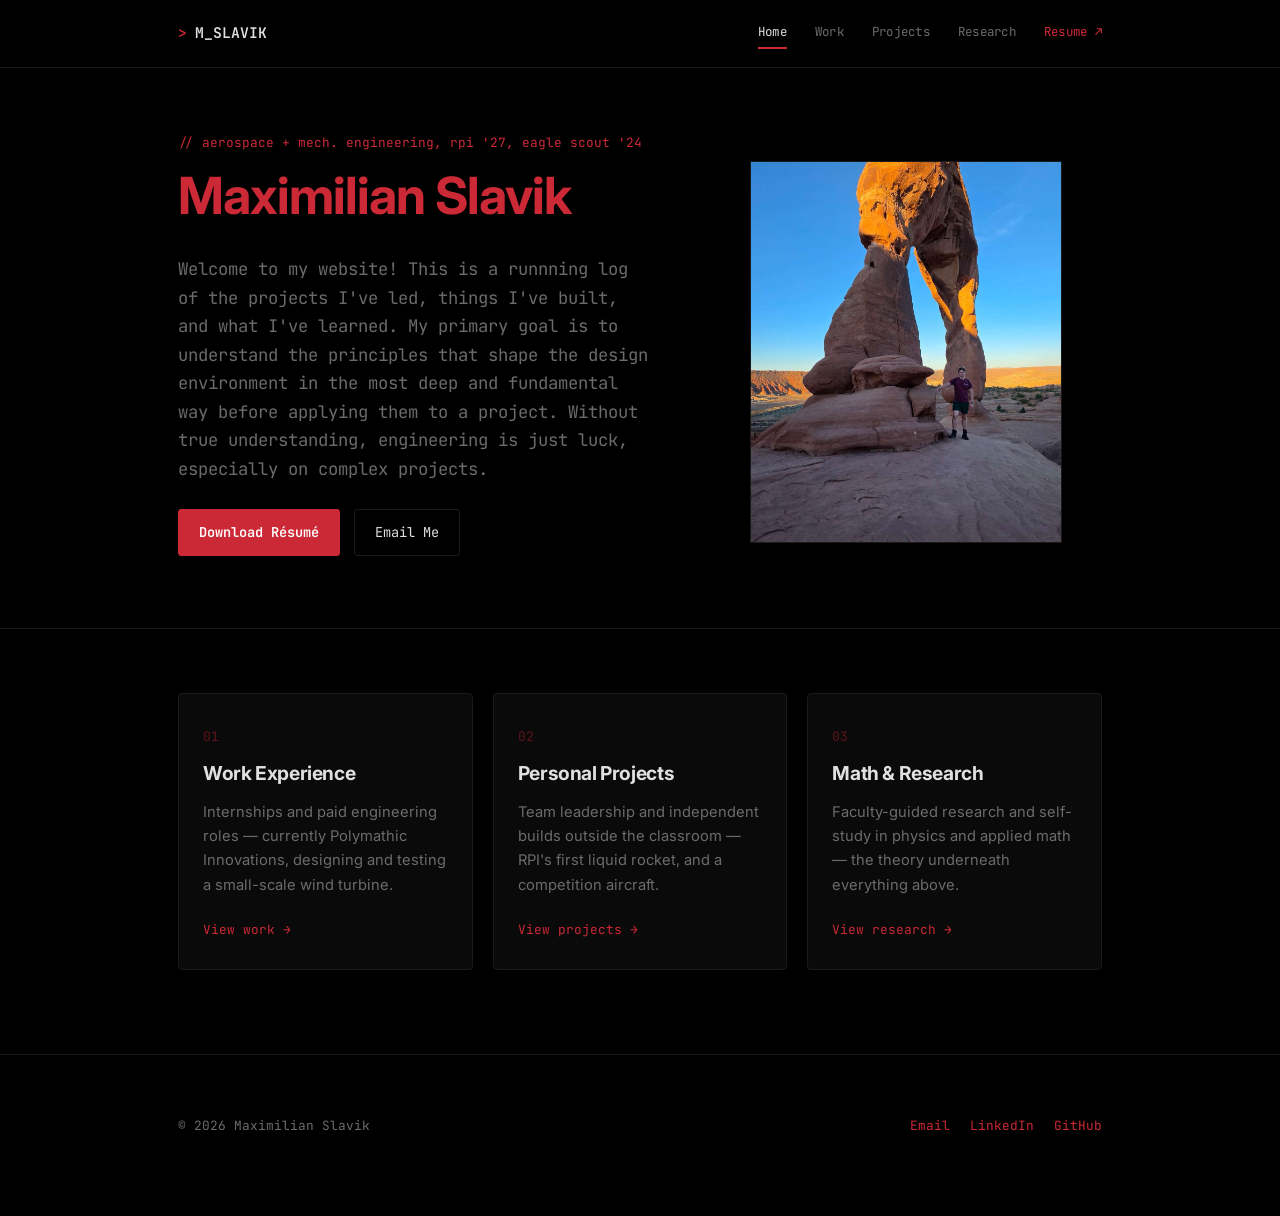
<file: index.html>
<!DOCTYPE html>
<html lang="en">
<head>
<meta charset="UTF-8">
<meta name="viewport" content="width=device-width, initial-scale=1.0">
<title>Maximilian Slavik — Engineering Portfolio</title>
<link rel="stylesheet" href="styles.css?v=5">
</head>
<body>

<header class="site-nav">
  <div class="wrap">
    <div class="brand"><span class="dot">&gt;</span> M_SLAVIK</div>
    <nav class="links">
      <a href="index.html" class="active">Home</a>
      <a href="work-experience.html">Work</a>
      <a href="personal-projects.html">Projects</a>
      <a href="math-research.html">Research</a>
      <a href="resume.pdf" class="resume" target="_blank">Resume ↗</a>
    </nav>
  </div>
</header>

<section class="hero">
  <div class="wrap hero-grid">
    <div
      <span class="kicker">// aerospace + mech. engineering, rpi '27, eagle scout '24</span>
      <h1>Maximilian Slavik</h1>
      <p class="lede">Welcome to my website! This is a runnning log of the projects I've led, things I've built, and what I've learned. My primary goal is to understand the principles that shape the design environment in the most deep and fundamental way before applying them to a project. Without true understanding, engineering is just luck, especially on complex projects.</p>
      <div class="btn-row">
        <a class="btn primary" href="resume.pdf" target="_blank">Download Résumé</a>
        <a class="btn" href="mailto:maximilian.a.slavik@gmail.com">Email Me</a>
      </div>
    </div>
    <div class="photo-strip">
      <figure class="figure">
        <img src="images/moab.jpg" alt="moab utah arches natl park">
      </figure>
    </div>
  </div>
</section>

<section class="wrap">
  <div class="cat-grid">
    <div class="cat-card">
      <span class="num mono">01</span>
      <h3>Work Experience</h3>
      <p>Internships and paid engineering roles — currently Polymathic Innovations, designing and testing a small-scale wind turbine.</p>
      <a class="enter" href="work-experience.html">View work →</a>
    </div>
    <div class="cat-card">
      <span class="num mono">02</span>
      <h3>Personal Projects</h3>
      <p>Team leadership and independent builds outside the classroom — RPI's first liquid rocket, and a competition aircraft.</p>
      <a class="enter" href="personal-projects.html">View projects →</a>
    </div>
    <div class="cat-card">
      <span class="num mono">03</span>
      <h3>Math &amp; Research</h3>
      <p>Faculty-guided research and self-study in physics and applied math — the theory underneath everything above.</p>
      <a class="enter" href="math-research.html">View research →</a>
    </div>
  </div>
</section>

<footer>
  <div class="wrap">
    <span class="mono">© 2026 Maximilian Slavik</span>
    <div class="contact-row">
      <a href="mailto:maximilian.a.slavik@gmail.com">Email</a>
      <a href="https://www.linkedin.com/in/maximilian-slavik-3818302a9" target="_blank" rel="noopener">LinkedIn</a>
      <a href="https://github.com/maxaslavik" target="_blank" rel="noopener">GitHub</a>
    </div>
  </div>
</footer>

<script src="contact.js" defer></script>
</body>
</html>
</file>
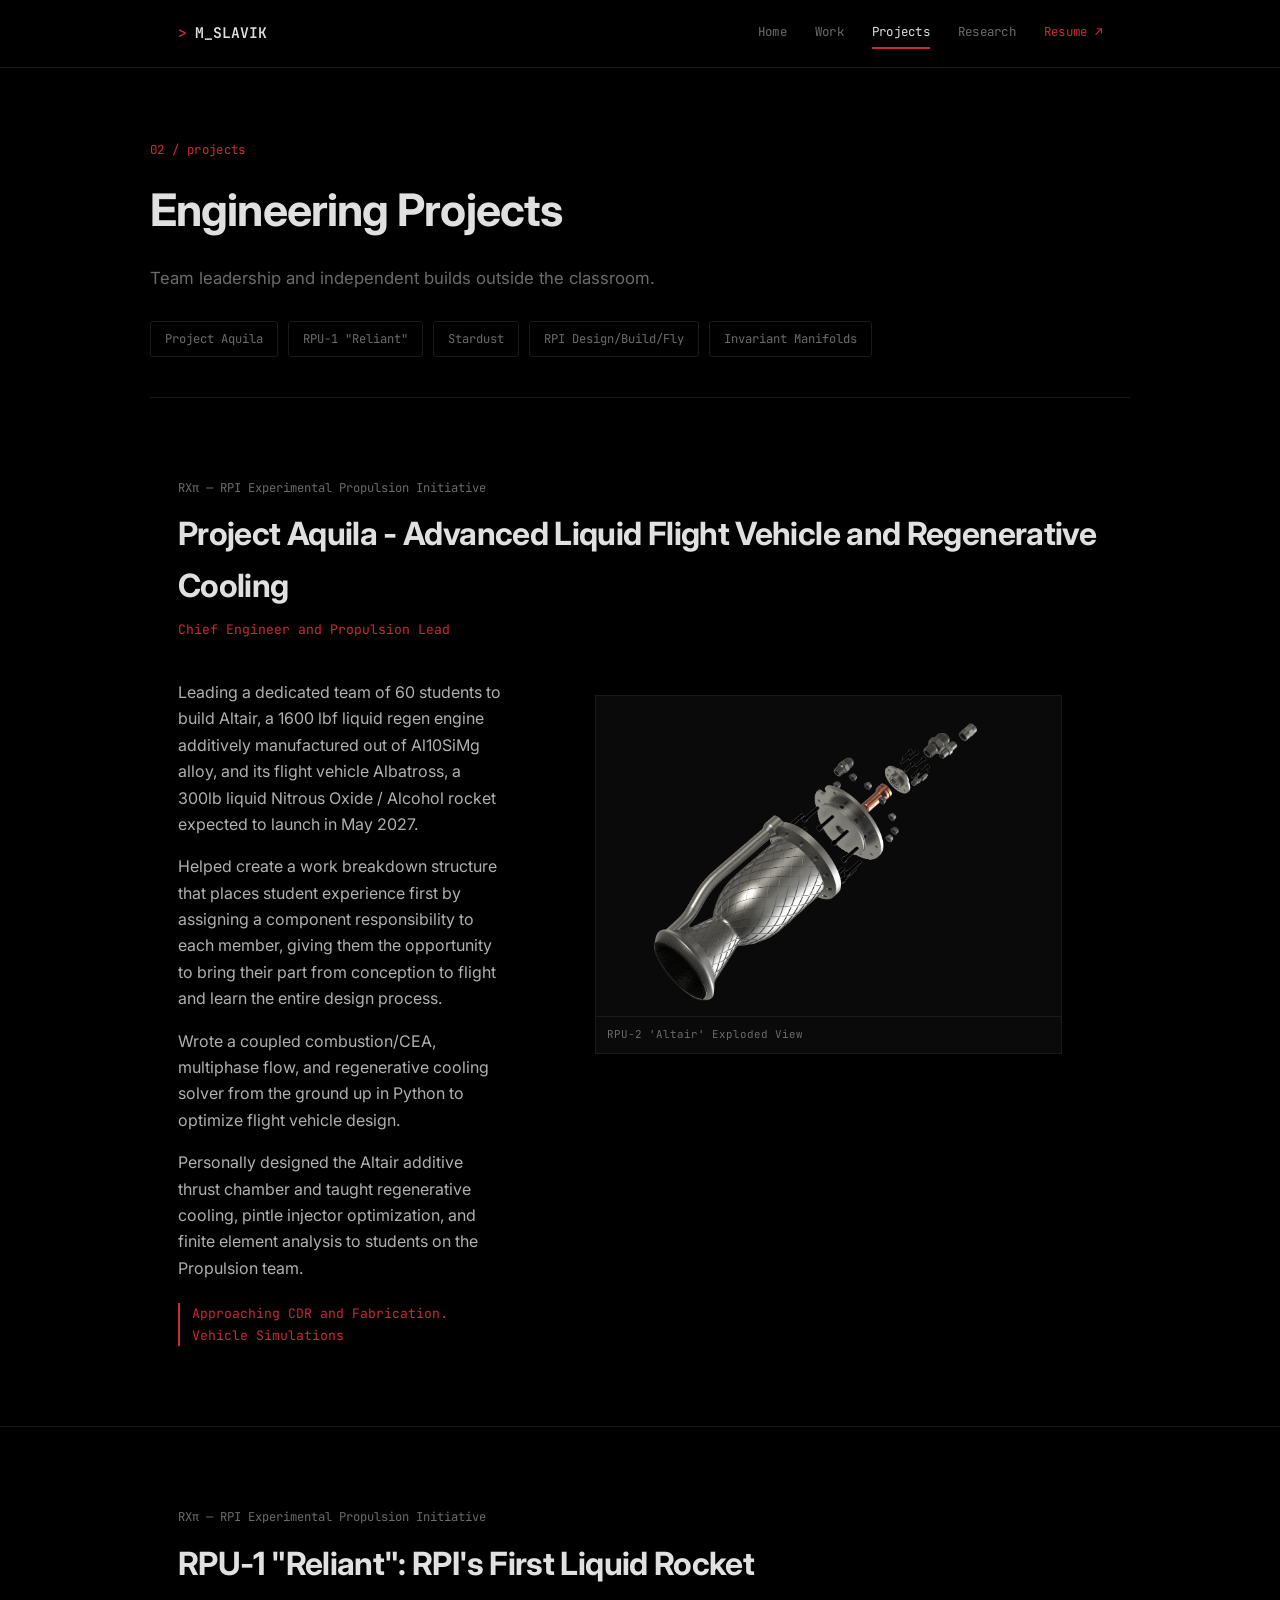
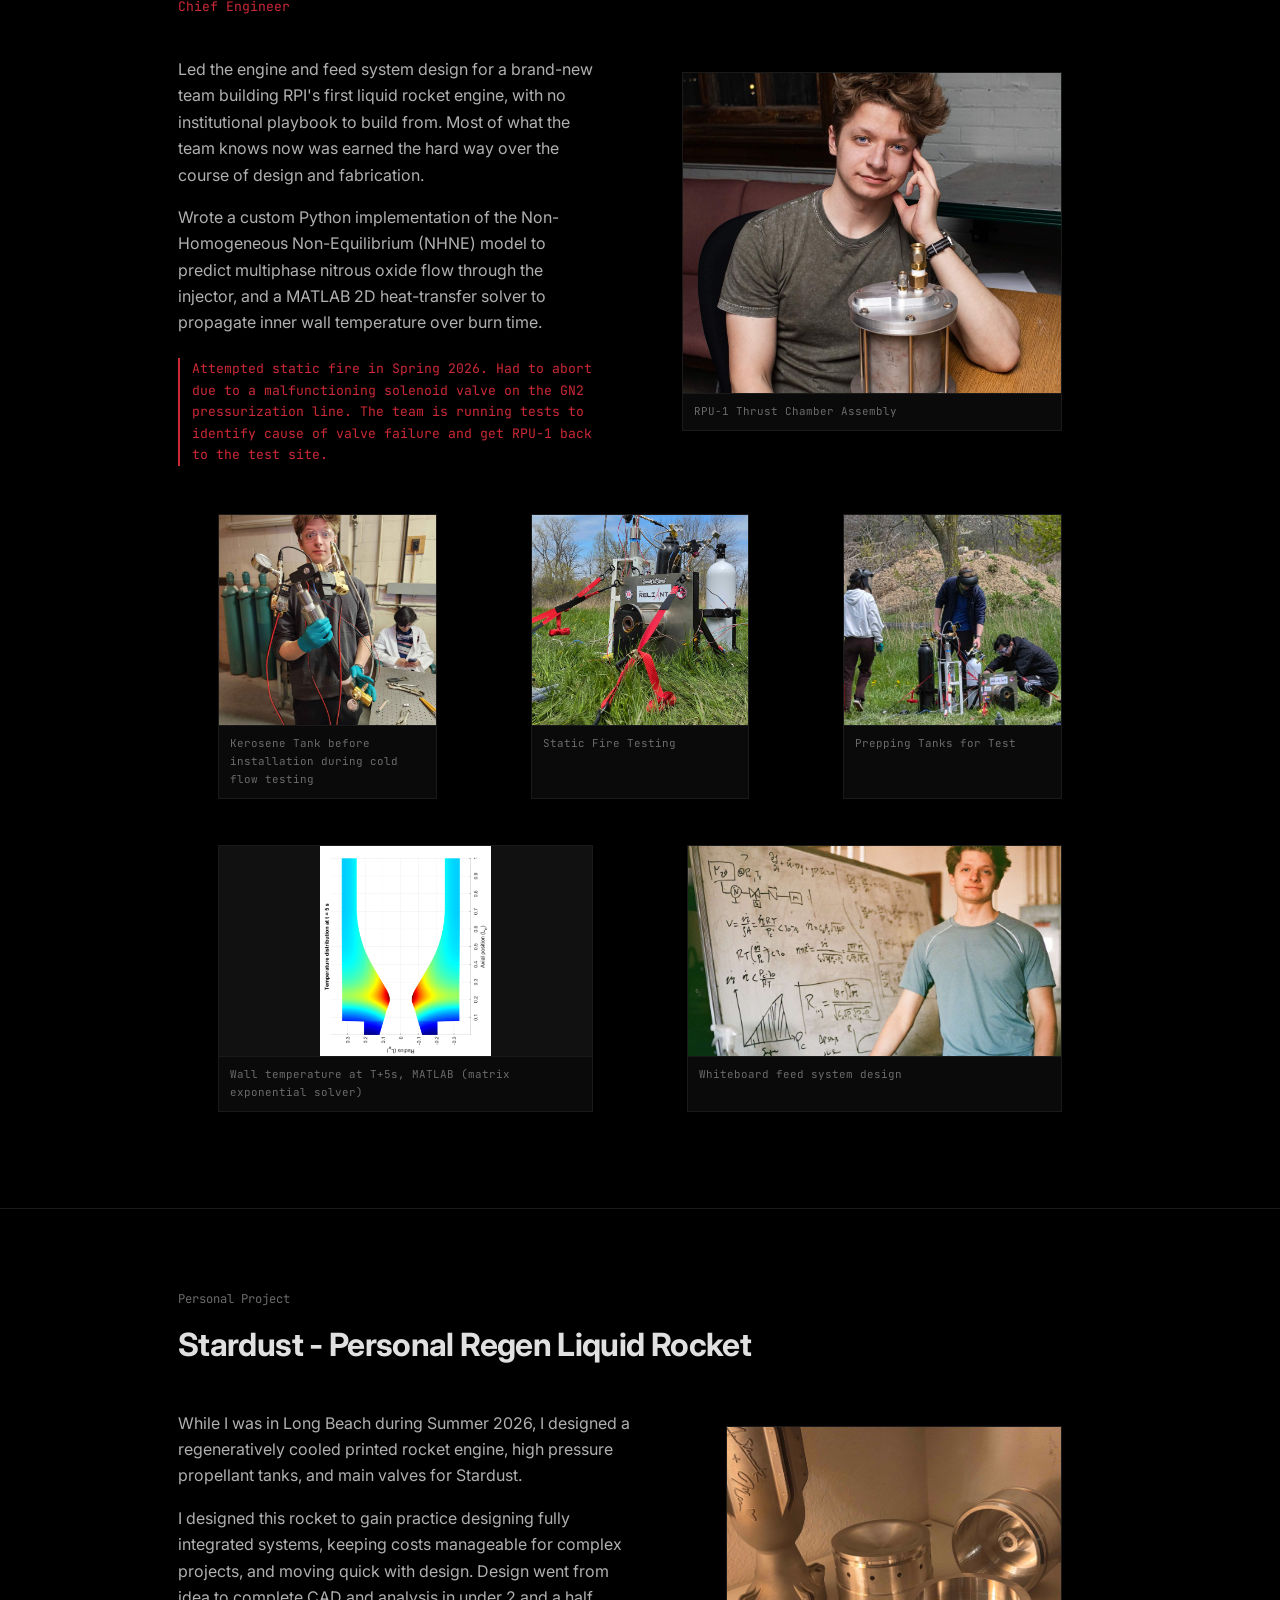
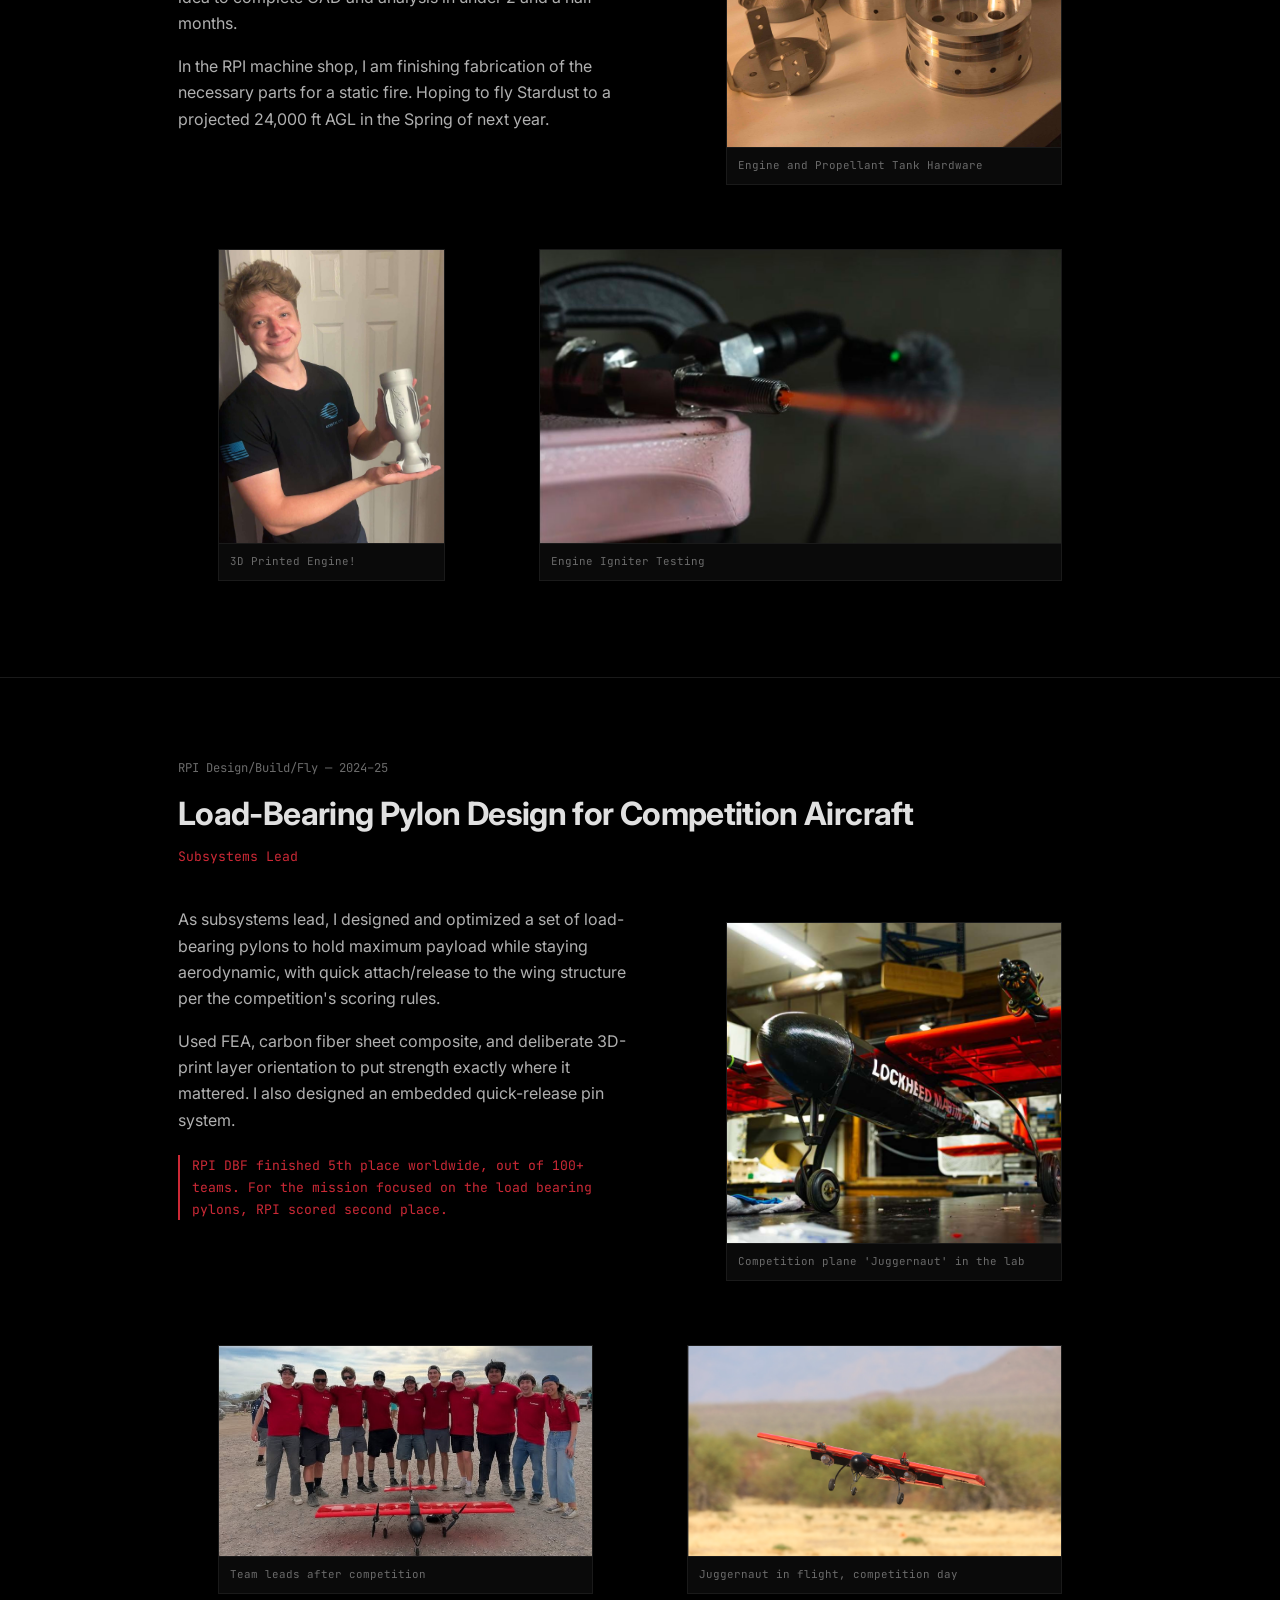
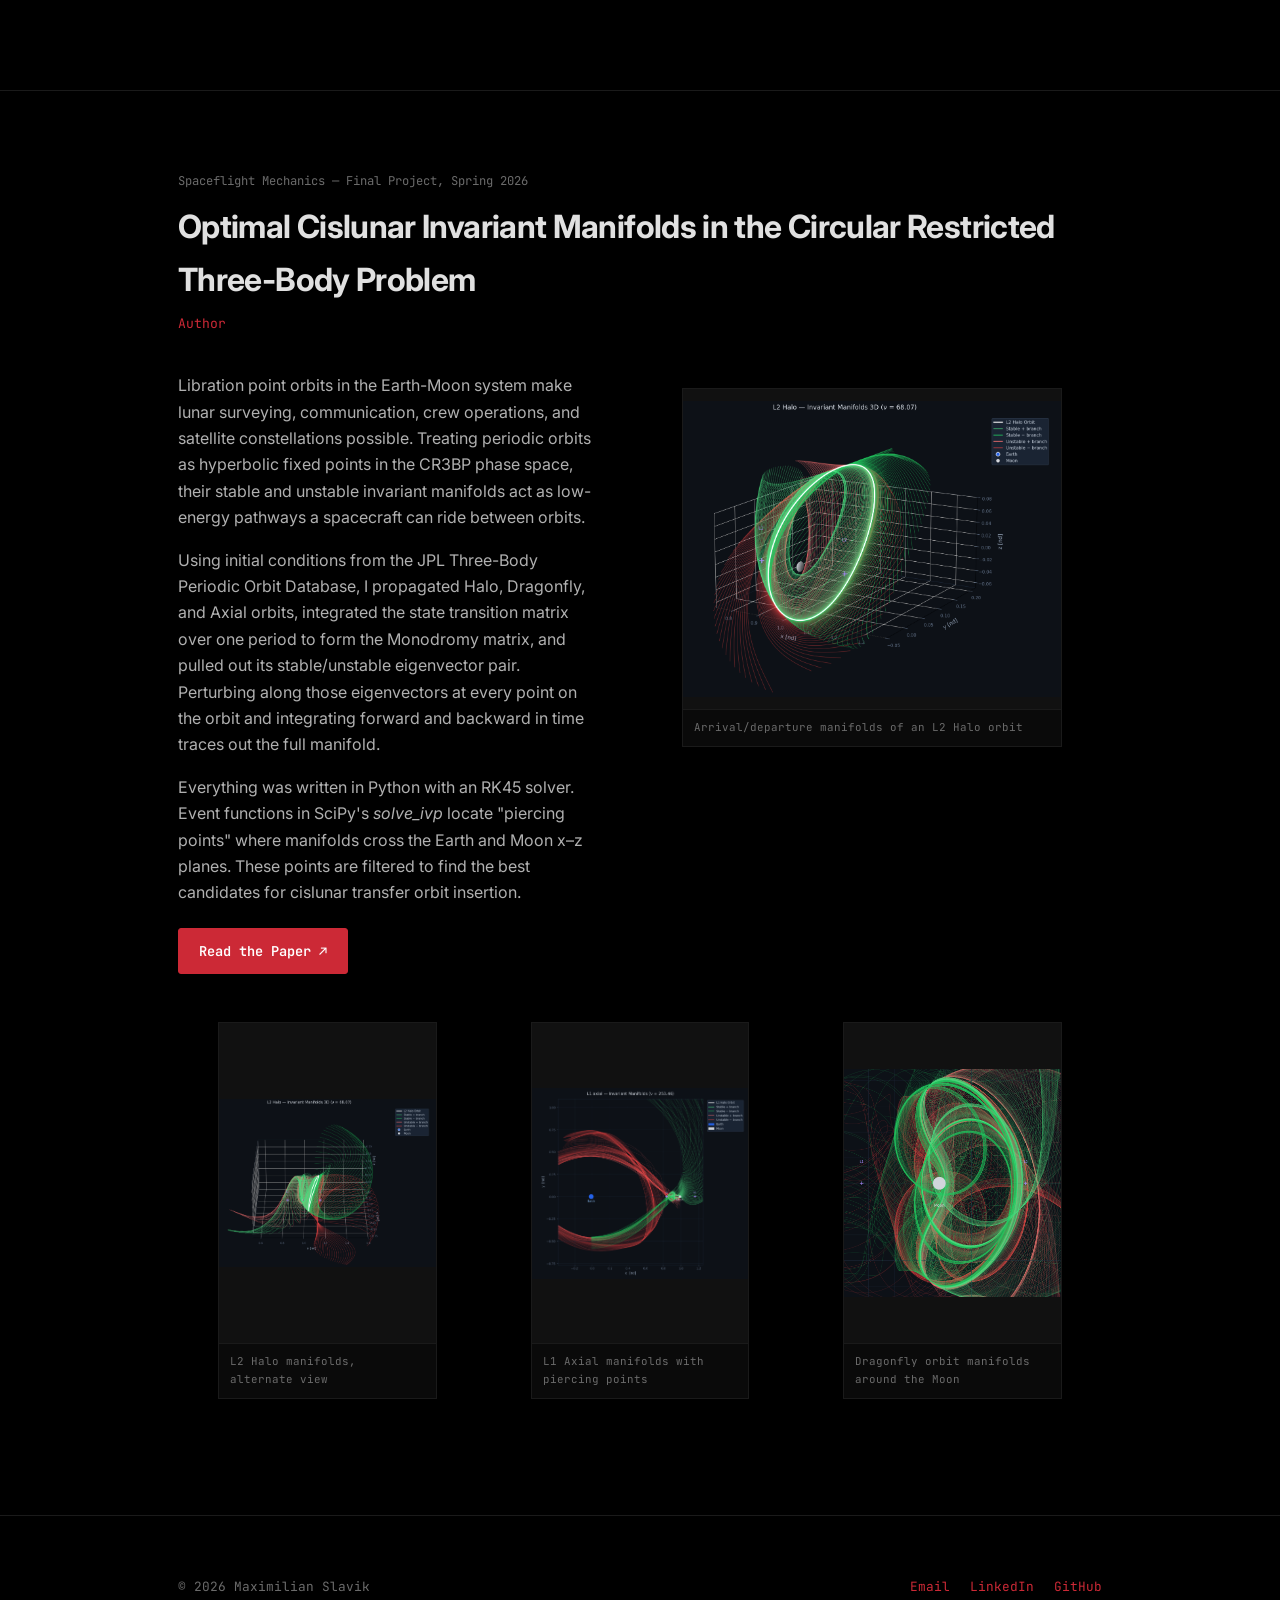
<file: personal-projects.html>
<!DOCTYPE html>
<html lang="en">
<head>
<meta charset="UTF-8">
<meta name="viewport" content="width=device-width, initial-scale=1.0">
<title>Personal Projects — Maximilian Slavik</title>
<link rel="stylesheet" href="styles.css?v=5">
</head>
<body>

<header class="site-nav">
  <div class="wrap">
    <div class="brand"><span class="dot">&gt;</span> M_SLAVIK</div>
    <nav class="links">
      <a href="index.html">Home</a>
      <a href="work-experience.html">Work</a>
      <a href="personal-projects.html" class="active">Projects</a>
      <a href="math-research.html">Research</a>
      <a href="resume.pdf" class="resume" target="_blank">Resume ↗</a>
    </nav>
  </div>
</header>

<div class="page-head wrap">
  <span class="kicker mono">02 / projects</span>
  <h1>Engineering Projects</h1>
  <p class="lede">Team leadership and independent builds outside the classroom.</p>
  <div class="jumplist">
    <a href='#rpu2'>Project Aquila</a>
    <a href="#rpu1">RPU-1 "Reliant"</a>
    <a href="#stardust">Stardust</a>
    <a href="#dbf">RPI Design/Build/Fly</a>
    <a href="#manifolds">Invariant Manifolds</a>
  </div>
</div>

<section class="project" id="rpu2">
  <div class="wrap">
    <div class="project-head">
      <span class="tag">RXπ — RPI Experimental Propulsion Initiative</span>
      <h2>Project Aquila - Advanced Liquid Flight Vehicle and Regenerative Cooling</h2>
      <div class="role">Chief Engineer and Propulsion Lead</div>
    </div>

    <div class="split wide-figure">
      <div class="project-body">
        <p>Leading a dedicated team of 60 students to build Altair, a 1600 lbf liquid regen engine additively manufactured out of Al10SiMg alloy, and its flight vehicle Albatross, a 300lb liquid Nitrous Oxide / Alcohol rocket expected to launch in May 2027. </p>
        <p>Helped create a work breakdown structure that places student experience first by assigning a component responsibility to each member, giving them the opportunity to bring their part from conception to flight and learn the entire design process.</p>
        <p>Wrote a coupled combustion/CEA, multiphase flow, and regenerative cooling solver from the ground up in Python to optimize flight vehicle design.</p>
        <p>Personally designed the Altair additive thrust chamber and taught regenerative cooling, pintle injector optimization, and finite element analysis to students on the Propulsion team.</p>
        <div class="stat-line">Approaching CDR and Fabrication. Vehicle Simulations</div>
      </div>
      <figure class="figure tall">
        <img src="images/altair-exploded.png" alt="Rpu2 exploded view">
        <figcaption>RPU-2 'Altair' Exploded View</figcaption>
      </figure>
    </div>


  </div>
</section>

<section class="project" id="rpu1">
  <div class="wrap">
    <div class="project-head">
      <span class="tag">RXπ — RPI Experimental Propulsion Initiative</span>
      <h2>RPU-1 "Reliant": RPI's First Liquid Rocket</h2>
      <div class="role">Chief Engineer</div>
    </div>

    <div class="split">
      <div class="project-body">
        <p>Led the engine and feed system design for a brand-new team building RPI's first liquid rocket engine, with no institutional playbook to build from. Most of what the team knows now was earned the hard way over the course of design and fabrication.</p>
        <p>Wrote a custom Python implementation of the Non-Homogeneous Non-Equilibrium (NHNE) model to predict multiphase nitrous oxide flow through the injector, and a MATLAB 2D heat-transfer solver to propagate inner wall temperature over burn time.</p>
        <div class="stat-line">Attempted static fire in Spring 2026. Had to abort due to a malfunctioning solenoid valve on the GN2 pressurization line. The team is running tests to identify cause of valve failure and get RPU-1 back to the test site.</div>
      </div>
      <figure class="figure tall">
        <img src="images/RPU1-portrait1.jpg" alt="rpu1 lab pic">
        <figcaption>RPU-1 Thrust Chamber Assembly</figcaption>
      </figure>
    </div>

    <div class="figure-grid cols-3">
      <figure class="figure">
        <img src="images/RPU1-portrait2.jpg" alt="Kerosene Tank before Cold Flow Test">
        <figcaption>Kerosene Tank before installation during cold flow testing</figcaption>
      </figure>
      <figure class="figure">
        <img src="images/RPU1-stance.jpg" alt="Static Fire Testing">
        <figcaption>Static Fire Testing</figcaption>
      </figure>
      <figure class="figure">
        <img src="images/RPU1-setup.png" alt="Prepping Tanks for Test">
        <figcaption>Prepping Tanks for Test</figcaption>
      </figure>
    </div>
    <div class="figure-grid cols-2" style="margin-top:14px;">
      <figure class="figure contain">
        <img src="images/rpu1-temp.png" alt="Nozzle wall temperature surface plot">
        <figcaption>Wall temperature at T+5s, MATLAB (matrix exponential solver)</figcaption>
      </figure>
      <figure class="figure">
        <img src="images/RPU1-whiteboard.png" alt="Whiteboard feed system design">
        <figcaption>Whiteboard feed system design</figcaption>
      </figure>
    </div>
  </div>
</section>


<section class="project" id="stardust">
  <div class="wrap">
    <div class="project-head">
      <span class="tag">Personal Project</span>
      <h2>Stardust - Personal Regen Liquid Rocket</h2>
    </div>

    <div class="split reverse">
      <div class="figure-col">
        <figure class="figure tall">
          <img src="images/stardust-hardware.jpg" alt="Stardust engine and propellant tank hardware">
          <figcaption>Engine and Propellant Tank Hardware</figcaption>
        </figure>
      </div>
      <div class="project-body">
        <p>While I was in Long Beach during Summer 2026, I designed a regeneratively cooled printed rocket engine, high pressure propellant tanks, and main valves for Stardust.</p>
        <p>I designed this rocket to gain practice designing fully integrated systems, keeping costs manageable for complex projects, and moving quick with design. Design went from idea to complete CAD and analysis in under 2 and a half months.</p>
        <p>In the RPI machine shop, I am finishing fabrication of the necessary parts for a static fire. Hoping to fly Stardust to a projected 24,000 ft AGL in the Spring of next year.</p>
      </div>
    </div>

    <div class="figure-row">
      <figure class="figure" style="--ar:0.768">
        <img src="images/stardust-portrait.jpg" alt="3D printed engine arrives">
        <figcaption>3D Printed Engine!</figcaption>
      </figure>
      <figure class="figure" style="--ar:1.778">
        <img src="images/stardust-igniter.jpg" alt="Igniter test">
        <figcaption>Engine Igniter Testing</figcaption>
      </figure>
    </div>
  </div>
</section>

<section class="project" id="dbf">
  <div class="wrap">
    <div class="project-head">
      <span class="tag">RPI Design/Build/Fly — 2024–25</span>
      <h2>Load-Bearing Pylon Design for Competition Aircraft</h2>
      <div class="role">Subsystems Lead</div>
    </div>

    <div class="split reverse">
      <div class="figure-col">
        <figure class="figure tall">
          <img src="images/juggernaut-lab.jpg" alt="Competition aircraft in the lab">
          <figcaption>Competition plane 'Juggernaut' in the lab</figcaption>
        </figure>
      </div>
      <div class="project-body">
        <p>As subsystems lead, I designed and optimized a set of load-bearing pylons to hold maximum payload while staying aerodynamic, with quick attach/release to the wing structure per the competition's scoring rules.</p>
        <p>Used FEA, carbon fiber sheet composite, and deliberate 3D-print layer orientation to put strength exactly where it mattered. I also designed an embedded quick-release pin system.</p>
        <div class="stat-line">RPI DBF finished 5th place worldwide, out of 100+ teams. For the mission focused on the load bearing pylons, RPI scored second place.</div>
      </div>
    </div>

    <div class="figure-grid cols-2">
      <figure class="figure">
        <img src="images/dbf-team.png" alt="FEA stress distribution on the pylon">
        <figcaption>Team leads after competition</figcaption>
      </figure>
      <figure class="figure">
        <img src="images/juggernaut-flight.png" alt="Aircraft in flight during competition">
        <figcaption>Juggernaut in flight, competition day</figcaption>
      </figure>
    </div>
  </div>
</section>

<section class="project" id="manifolds">
  <div class="wrap">
    <div class="project-head">
      <span class="tag">Spaceflight Mechanics — Final Project, Spring 2026</span>
      <h2>Optimal Cislunar Invariant Manifolds in the Circular Restricted Three-Body Problem</h2>
      <div class="role">Author</div>
    </div>

    <div class="split">
      <div class="project-body">
        <p>Libration point orbits in the Earth-Moon system make lunar surveying, communication, crew operations, and satellite constellations possible. Treating periodic orbits as hyperbolic fixed points in the CR3BP phase space, their stable and unstable invariant manifolds act as low-energy pathways a spacecraft can ride between orbits.</p>
        <p>Using initial conditions from the JPL Three-Body Periodic Orbit Database, I propagated Halo, Dragonfly, and Axial orbits, integrated the state transition matrix over one period to form the Monodromy matrix, and pulled out its stable/unstable eigenvector pair. Perturbing along those eigenvectors at every point on the orbit and integrating forward and backward in time traces out the full manifold.</p>
        <p>Everything was written in Python with an RK45 solver. Event functions in SciPy's <em>solve_ivp</em> locate "piercing points" where manifolds cross the Earth and Moon x–z planes. These points are filtered to find the best candidates for cislunar transfer orbit insertion.</p>
        <div class="btn-row" style="margin-top:22px;">
          <a class="btn primary" href="Examining_Low_Energy_Cislunar_Invariant_Manifolds_in_the_Circular_Restricted_Three_Body_Problem.pdf" target="_blank" rel="noopener">Read the Paper ↗</a>
        </div>
      </div>
      <figure class="figure tall contain">
        <img src="images/3D_Halo_L2_02.jpg" alt="Stable and unstable invariant manifolds of an L2 Halo orbit in 3D">
        <figcaption>Arrival/departure manifolds of an L2 Halo orbit</figcaption>
      </figure>
    </div>

    <div class="figure-grid cols-3">
      <figure class="figure tall contain">
        <img src="images/3dHaloL2_01.png" alt="L2 Halo orbit invariant manifolds, alternate view">
        <figcaption>L2 Halo manifolds, alternate view</figcaption>
      </figure>
      <figure class="figure tall contain">
        <img src="images/2D_Axial_Piercing_USE.png" alt="L1 Axial orbit manifolds with piercing points, 2D projection">
        <figcaption>L1 Axial manifolds with piercing points</figcaption>
      </figure>
      <figure class="figure tall contain">
        <img src="images/2D_Dragonfly_02_zoom_USE.png" alt="Dragonfly orbit manifolds around the Moon, zoomed 2D projection">
        <figcaption>Dragonfly orbit manifolds around the Moon</figcaption>
      </figure>
    </div>
  </div>
</section>

<footer>
  <div class="wrap">
    <span class="mono">© 2026 Maximilian Slavik</span>
    <div class="contact-row">
      <a href="mailto:maximilian.a.slavik@gmail.com">Email</a>
      <a href="https://www.linkedin.com/in/maximilian-slavik-3818302a9" target="_blank" rel="noopener">LinkedIn</a>
      <a href="https://github.com/maxaslavik" target="_blank" rel="noopener">GitHub</a>
    </div>
  </div>
</footer>

<script src="contact.js" defer></script>
</body>
</html>
</file>
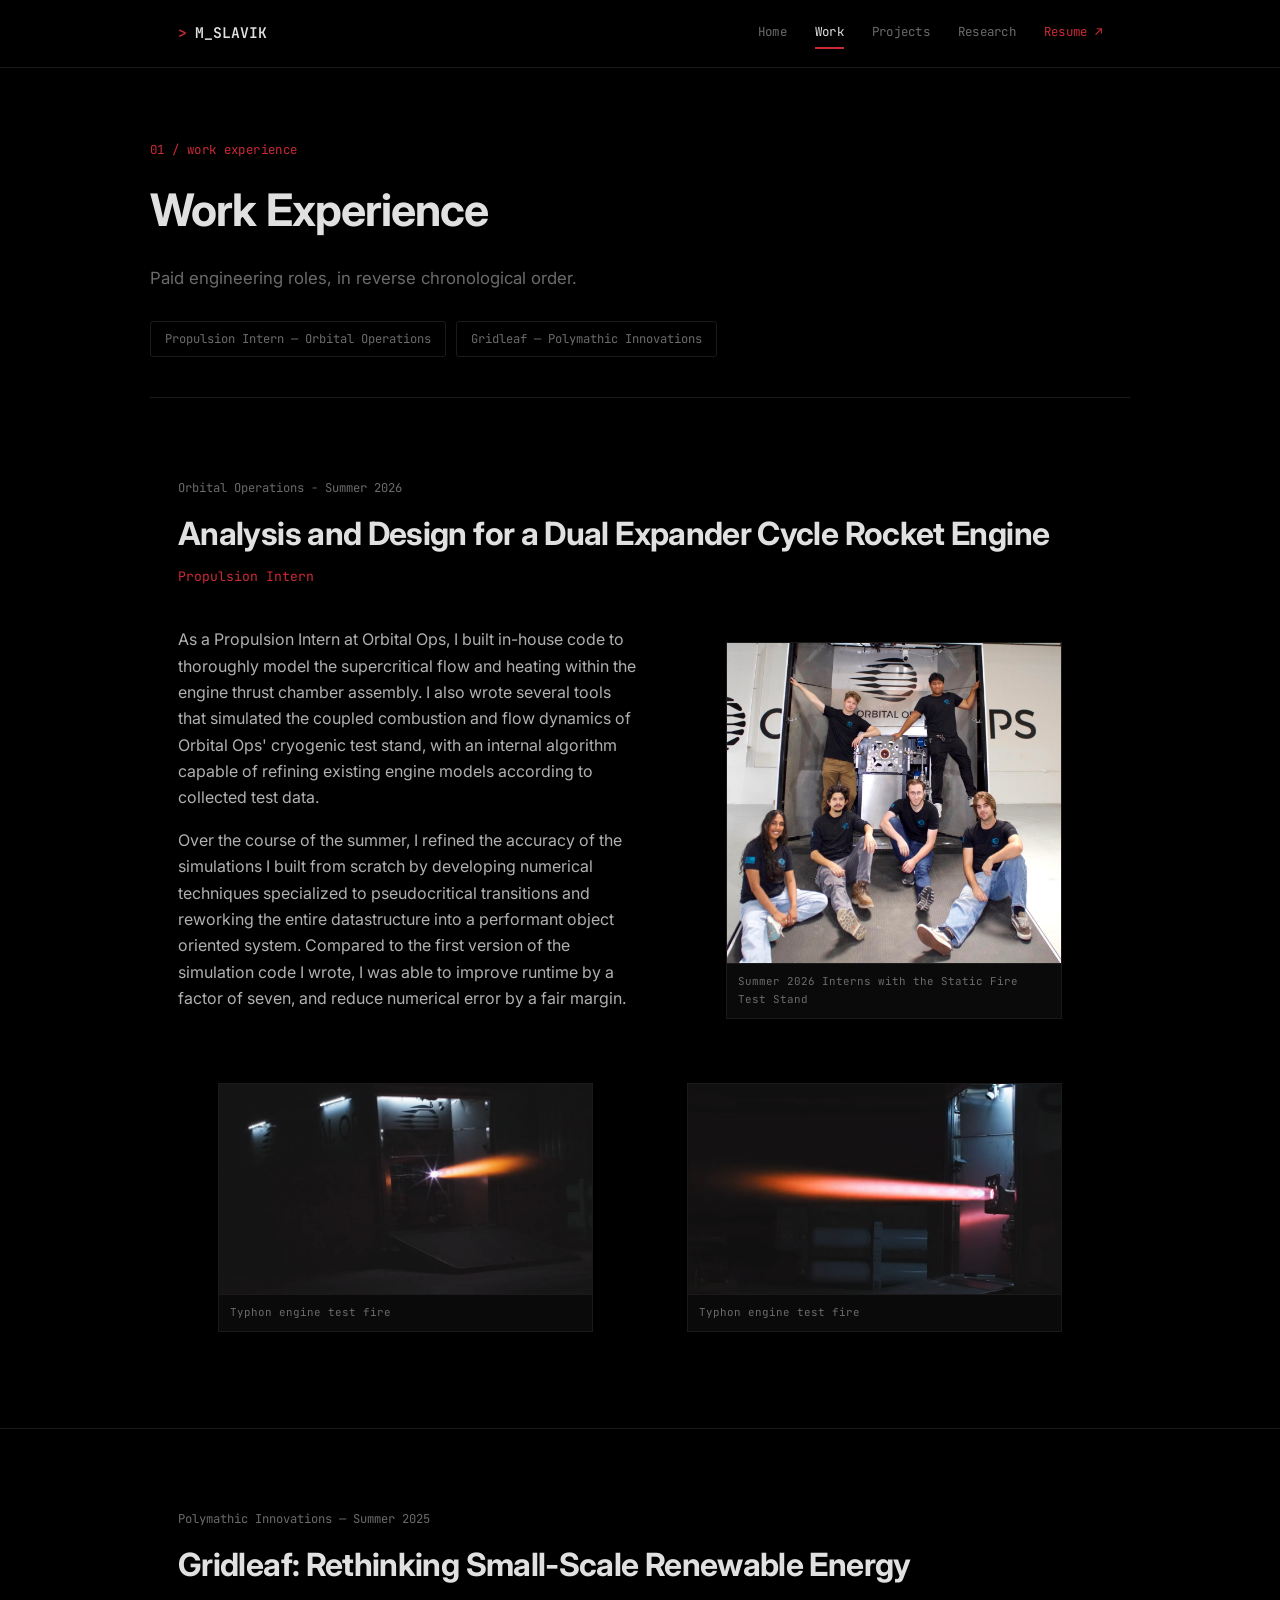
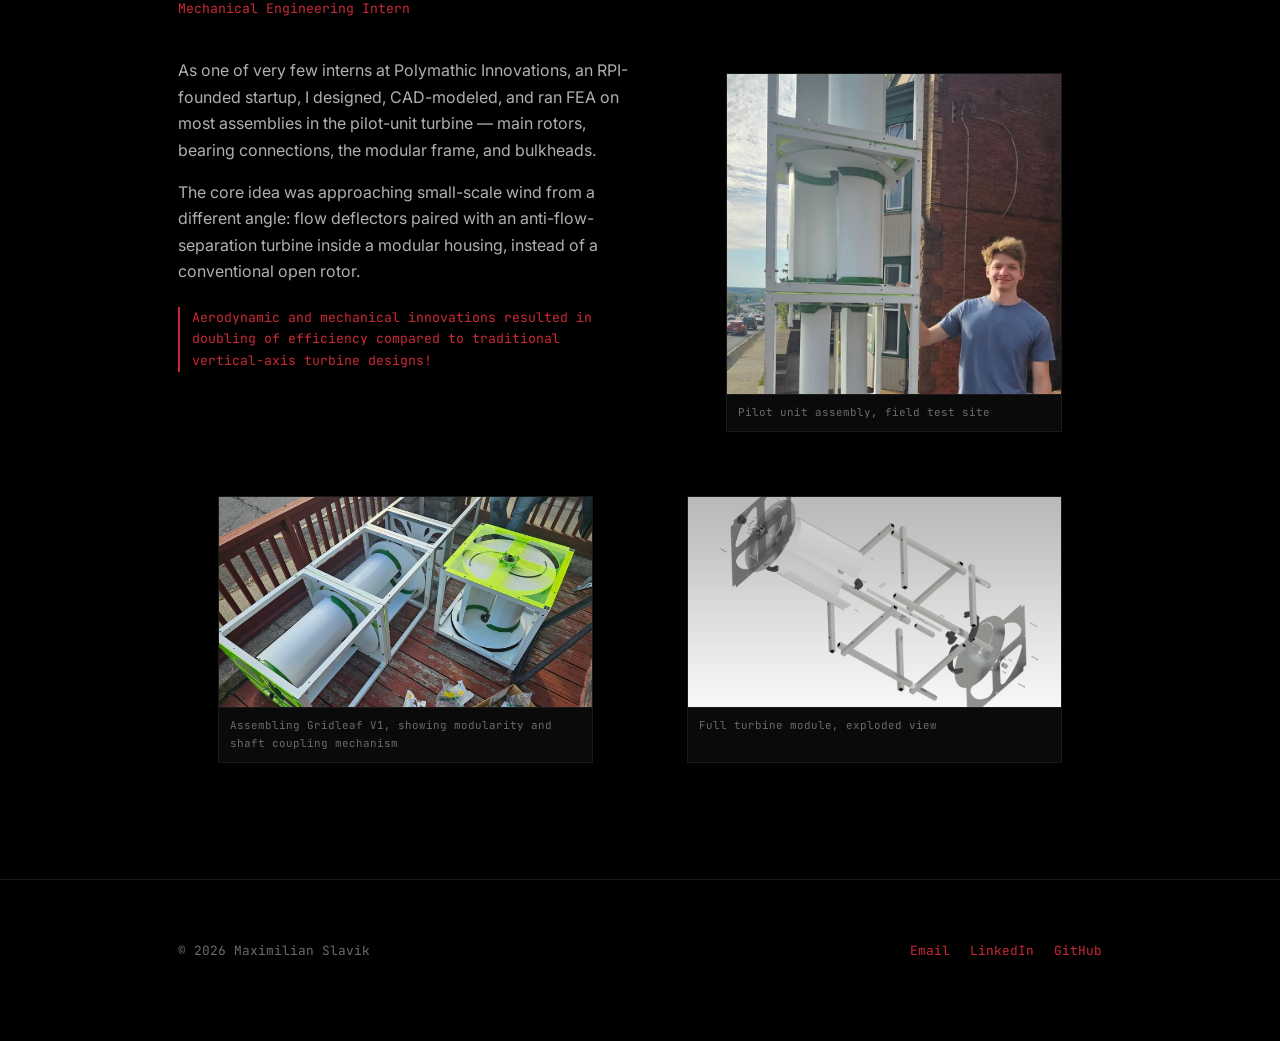
<file: work-experience.html>
<!DOCTYPE html>
<html lang="en">
<head>
<meta charset="UTF-8">
<meta name="viewport" content="width=device-width, initial-scale=1.0">
<title>Work Experience — Maximilian Slavik</title>
<link rel="stylesheet" href="styles.css?v=5">
</head>
<body>

<header class="site-nav">
  <div class="wrap">
    <div class="brand"><span class="dot">&gt;</span> M_SLAVIK</div>
    <nav class="links">
      <a href="index.html">Home</a>
      <a href="work-experience.html" class="active">Work</a>
      <a href="personal-projects.html">Projects</a>
      <a href="math-research.html">Research</a>
      <a href="resume.pdf" class="resume" target="_blank">Resume ↗</a>
    </nav>
  </div>
</header>

<div class="page-head wrap">
  <span class="kicker mono">01 / work experience</span>
  <h1>Work Experience</h1>
  <p class="lede">Paid engineering roles, in reverse chronological order.</p>
  <div class="jumplist">
    <a href="#orbitalops">Propulsion Intern — Orbital Operations</a>
    <a href="#gridleaf">Gridleaf — Polymathic Innovations</a>
  </div>
</div>


<section class="project" id="orbitalops">
  <div class="wrap">
    <div class="project-head">
      <span class="tag">Orbital Operations - Summer 2026</span>
      <h2>Analysis and Design for a Dual Expander Cycle Rocket Engine</h2>
      <div class="role">Propulsion Intern</div>
    </div>

    <div class="split reverse">
      <div class="figure-col">
        <figure class="figure tall">
          <img src="images/orbitalops-interns.jpg" alt="Summer 2026 Interns with the Static Fire Test Stand">
          <figcaption>Summer 2026 Interns with the Static Fire Test Stand</figcaption>
        </figure>
      </div>
      <div class="project-body">
        <p>As a Propulsion Intern at Orbital Ops, I built in-house code to thoroughly model the supercritical flow and heating within the engine thrust chamber assembly. I also wrote several tools that simulated the coupled combustion and flow dynamics of Orbital Ops' cryogenic test stand, with an internal algorithm capable of refining existing engine models according to collected test data.</p>
        <p>Over the course of the summer, I refined the accuracy of the simulations I built from scratch by developing numerical techniques specialized to pseudocritical transitions and reworking the entire datastructure into a performant object oriented system. Compared to the first version of the simulation code I wrote, I was able to improve runtime by a factor of seven, and reduce numerical error by a fair margin.</p>
      </div>
    </div>

    <div class="figure-grid cols-2">
      <figure class="figure">
        <img src="images/orbitalops-testfire.png" alt="Typhon Engine Static Fire">
        <figcaption>Typhon engine test fire</figcaption>
      </figure>
      <figure class="figure">
        <img src="images/orbitalops-testfire2.png" alt="Typhon Engine Static Fire">
        <figcaption>Typhon engine test fire</figcaption>
      </figure>
    </div>
  </div>
</section>



<section class="project" id="gridleaf">
  <div class="wrap">
    <div class="project-head">
      <span class="tag">Polymathic Innovations — Summer 2025</span>
      <h2>Gridleaf: Rethinking Small-Scale Renewable Energy</h2>
      <div class="role">Mechanical Engineering Intern</div>
    </div>

    <div class="split reverse">
      <div class="figure-col">
        <figure class="figure tall">
          <img src="images/turbine-deployed.png" alt="Assembled Gridleaf modular wind turbine on a rooftop deck">
          <figcaption>Pilot unit assembly, field test site</figcaption>
        </figure>
      </div>
      <div class="project-body">
        <p>As one of very few interns at Polymathic Innovations, an RPI-founded startup, I designed, CAD-modeled, and ran FEA on most assemblies in the pilot-unit turbine — main rotors, bearing connections, the modular frame, and bulkheads.</p>
        <p>The core idea was approaching small-scale wind from a different angle: flow deflectors paired with an anti-flow-separation turbine inside a modular housing, instead of a conventional open rotor.</p>
        <div class="stat-line">Aerodynamic and mechanical innovations resulted in doubling of efficiency compared to traditional vertical-axis turbine designs!</div>
      </div>
    </div>

    <div class="figure-grid cols-2">
      <figure class="figure">
        <img src="images/turbine-assembling.png" alt="Assembling Gridleaf V1, showing modularity and shaft coupling mechanism">
        <figcaption>Assembling Gridleaf V1, showing modularity and shaft coupling mechanism</figcaption>
      </figure>
      <figure class="figure">
        <img src="images/gridleaf-explodedview.png" alt="Exploded CAD view of full turbine module">
        <figcaption>Full turbine module, exploded view</figcaption>
      </figure>
    </div>
  </div>
</section>

<footer>
  <div class="wrap">
    <span class="mono">© 2026 Maximilian Slavik</span>
    <div class="contact-row">
      <a href="mailto:maximilian.a.slavik@gmail.com">Email</a>
      <a href="https://www.linkedin.com/in/maximilian-slavik-3818302a9" target="_blank" rel="noopener">LinkedIn</a>
      <a href="https://github.com/maxaslavik" target="_blank" rel="noopener">GitHub</a>
    </div>
  </div>
</footer>

<script src="contact.js" defer></script>
</body>
</html>
</file>
<file: styles.css>
@import url('https://fonts.googleapis.com/css2?family=JetBrains+Mono:wght@400;500;600&family=Inter:wght@400;500;600;700&display=swap');

:root{
  --bg:         #000;
  --panel:      #0a0a0a;
  --line:       #1a1a1a;
  --text:       #e0e0e0;
  --text-dim:   #6b6b6b;
  --accent:     #cc2936;
  --accent-dim: #5c1419;
}

*{ box-sizing:border-box; }
html{ scroll-behavior:smooth; }
body{
  margin:0;
  background:var(--bg);
  color:var(--text);
  font-family:'Inter', -apple-system, sans-serif;
  line-height:1.65;
  font-size:16px;
}
h1,h2,h3{ font-family:'Inter', sans-serif; font-weight:700; letter-spacing:-0.02em; }
p{ color:var(--text); }
a{ color:var(--accent); text-decoration:none; }
a:hover{ text-decoration:underline; }

.mono{ font-family:'JetBrains Mono', monospace; }

.wrap{ max-width:980px; margin:0 auto; padding:0 28px; }

/* ---------------- Nav ---------------- */
header.site-nav{
  position:sticky; top:0; z-index:50;
  background:rgba(0,0,0,0.92);
  backdrop-filter:blur(10px);
  border-bottom:1px solid var(--line);
}
header.site-nav .wrap{
  display:flex; align-items:center; justify-content:space-between;
  padding:18px 28px;
}
.brand{
  font-family:'JetBrains Mono', monospace;
  font-size:0.92rem; font-weight:600; color:var(--text);
  display:flex; align-items:center; gap:8px;
}
.brand .dot{ color:var(--accent); }
nav.links{ display:flex; gap:28px; }
nav.links a{
  font-family:'JetBrains Mono', monospace;
  font-size:0.78rem; letter-spacing:0.02em;
  color:var(--text-dim);
  padding:4px 0; border-bottom:2px solid transparent;
  transition:color 0.2s;
}
nav.links a:hover{ color:var(--text); text-decoration:none; }
nav.links a.active{ color:var(--text); border-bottom-color:var(--accent); }
nav.links a.resume{ color:var(--accent); }

@media (max-width:700px){
  header.site-nav .wrap{ flex-direction:column; gap:14px; align-items:flex-start; }
  nav.links{ gap:16px; flex-wrap:wrap; }
}

/* ---------------- Generic page header ---------------- */
.page-head{ padding:72px 0 40px; border-bottom:1px solid var(--line); }
.page-head .kicker{
  display:block; font-size:0.78rem; color:var(--accent);
  margin-bottom:14px; letter-spacing:0.03em;
}
.page-head h1{ font-size:clamp(2rem,4.4vw,2.8rem); margin:0 0 14px; }
.page-head p.lede{ color:var(--text-dim); max-width:60ch; font-size:1.05rem; }

/* Page header with photo on the right */
.page-head-split{
  display:grid; grid-template-columns:1fr 0.7fr;
  gap:40px; align-items:center;
}
.page-head-photo{
  margin:0; border:none; background:none;
  justify-self:end;
}
.page-head-photo img{
  height:280px; width:100%; object-fit:cover;
  border-radius:3px;
}
@media (max-width:760px){
  .page-head-split{ grid-template-columns:1fr; }
  .page-head-photo img{ height:220px; }
}

/* Jump-to chips under a category page header */
.jumplist{ display:flex; gap:10px; flex-wrap:wrap; margin-top:28px; }
.jumplist a{
  font-family:'JetBrains Mono', monospace; font-size:0.76rem;
  color:var(--text-dim);
  border:1px solid var(--line); padding:7px 14px;
  border-radius:3px;
  transition:color 0.2s, border-color 0.2s;
}
.jumplist a:hover{ color:var(--accent); border-color:var(--accent-dim); text-decoration:none; }

/* ---------------- Project sections ---------------- */
section.project{ padding:80px 0; border-bottom:1px solid var(--line); }
section.project:last-of-type{ border-bottom:none; }

.project-head{ margin-bottom:38px; }
.project-head .tag{
  font-family:'JetBrains Mono', monospace; font-size:0.76rem;
  color:var(--text-dim); display:block; margin-bottom:10px;
}
.project-head h2{ font-size:clamp(1.5rem,3vw,2rem); margin:0 0 6px; }
.project-head .role{ font-family:'JetBrains Mono', monospace; font-size:0.82rem; color:var(--accent); }

.split{ display:grid; grid-template-columns:0.95fr 1.05fr; gap:48px; align-items:start; }
.split.reverse{ grid-template-columns:1.05fr 0.95fr; }
.split.reverse .figure-col{ order:2; }
.split.wide-figure{ grid-template-columns:0.75fr 1.25fr; }

.project-body p{ margin:0 0 16px; color:#b0b0b0; }
.stat-line{
  font-family:'JetBrains Mono', monospace; font-size:0.82rem;
  color:var(--accent);
  border-left:2px solid var(--accent);
  padding-left:12px; margin:22px 0 0;
}

.figure-grid{ display:grid; gap:14px; margin-top:32px; }
.cols-2{ grid-template-columns:1fr 1fr; }
.cols-3{ grid-template-columns:1fr 1fr 1fr; }
.figure{ border:1px solid var(--line); background:var(--panel); }
.figure img{ display:block; width:100%; height:210px; object-fit:cover; }
.figure.tall img{ height:320px; }
.figure.tall.xl img{ height:460px; }

/* Diagrams/plots — show full image, no cropping */
.figure.contain img{ object-fit:contain; background:#111; }

/* Uncropped photos in one row; set --ar (width/height) per figure so heights match */
.figure-row{ display:flex; gap:14px; margin-top:32px; align-items:flex-start; }
.figure-row .figure{ flex:var(--ar) 1 0; min-width:0; }
.figure-row .figure img{ height:auto; }
.figure figcaption{
  font-family:'JetBrains Mono', monospace; font-size:0.68rem;
  color:var(--text-dim); padding:9px 11px; border-top:1px solid var(--line);
}

@media (max-width:760px){
  .split, .split.reverse, .split.wide-figure{ grid-template-columns:1fr; }
  .split.reverse .figure-col{ order:0; }
  .cols-2, .cols-3{ grid-template-columns:1fr; }
  .figure-row{ flex-direction:column; align-items:stretch; }
  .figure-row .figure{ flex:none; }
  section.project{ padding:56px 0; }
}

/* ---------------- Home page ---------------- */
.hero{ padding:64px 0 56px; border-bottom:1px solid var(--line); }
.hero-grid{ display:grid; grid-template-columns:1.1fr 0.9fr; gap:52px; align-items:center; }
.hero .kicker{ font-family:'JetBrains Mono', monospace; font-size:0.8rem; color:var(--accent); display:block; margin-bottom:16px; }
.hero h1{ font-size:clamp(2.2rem,4.6vw,3.2rem); margin:0 0 18px; }
.hero p.lede{ color:var(--text-dim); font-size:1.08rem; max-width:48ch; margin-bottom:26px; }
.btn-row{ display:flex; gap:14px; flex-wrap:wrap; }
.btn{
  font-family:'JetBrains Mono', monospace; font-size:0.85rem;
  padding:11px 20px; border-radius:3px; border:1px solid var(--line);
  color:var(--text);
  transition:border-color 0.2s;
}
.btn:hover{ border-color:var(--accent); text-decoration:none; }
.btn.primary{ background:var(--accent); color:#fff; border-color:var(--accent); font-weight:600; }
.btn.primary:hover{ opacity:0.88; }

.photo-strip{ }
.photo-strip .figure img{ height:100%; }
.photo-strip .figure:only-child img{ height:380px; }

/* Category index cards on home page */
.cat-grid{ display:grid; grid-template-columns:repeat(3,1fr); gap:20px; padding:64px 0; }
.cat-card{
  border:1px solid var(--line); background:var(--panel);
  padding:28px 24px; border-radius:4px;
  transition:border-color 0.25s;
}
.cat-card:hover{ border-color:var(--accent-dim); }
.cat-card .num{ font-family:'JetBrains Mono', monospace; color:var(--accent-dim); font-size:0.82rem; }
.cat-card h3{ margin:10px 0 10px; font-size:1.2rem; }
.cat-card p{ color:var(--text-dim); font-size:0.92rem; margin:0 0 18px; }
.cat-card a.enter{ font-family:'JetBrains Mono', monospace; font-size:0.8rem; }

@media (max-width:760px){
  .hero-grid{ grid-template-columns:1fr; }
  .cat-grid{ grid-template-columns:1fr; }
}

/* ---------------- Footer ---------------- */
footer{ padding:60px 0 80px; border-top:1px solid var(--line); margin-top:20px; }
footer .wrap{ display:flex; justify-content:space-between; align-items:center; flex-wrap:wrap; gap:16px; }
footer .mono{ font-size:0.8rem; color:var(--text-dim); }
footer .contact-row{ display:flex; gap:20px; }
footer .contact-row a{ font-family:'JetBrains Mono', monospace; font-size:0.8rem; }


.book-list{
  margin:0 0 16px; padding-left:1.1em;
  color:#b0b0b0; line-height:1.65;
}
.book-list li{ margin-bottom:4px; }
.book-list em{ color:var(--text); font-style:italic; }
/* ---------------- Full-width project body ---------------- */
.project-body.full{ max-width:65ch; }

/* ---------------- Whiteboard derivation grid ---------------- */
.wb-header{
  margin-top:40px; padding-top:32px;
  border-top:1px solid var(--line);
}
.wb-section-label{
  font-size:0.78rem; color:var(--accent);
  margin:0 0 8px; letter-spacing:0.03em;
}
.wb-section-desc{
  color:var(--text-dim); font-size:0.95rem;
  margin:0;
}
.wb-grid{
  display:grid; grid-template-columns:1fr 1fr;
  gap:40px; margin-top:36px;
}
.wb-entry{ display:flex; flex-direction:column; }
.wb-fig{ margin:0; border:none; }
.wb-fig img{ height:auto; object-fit:contain; }
.wb-full{
  grid-column:1/-1;
  max-width:calc(50% - 20px);
}
.wb-title{
  font-family:'JetBrains Mono', monospace; font-size:0.82rem;
  color:var(--accent); font-weight:600;
  opacity:0.75;
  margin:0 0 6px;
}
.wb-desc{
  font-size:0.88rem; color:#b0b0b0;
  line-height:1.55; margin:0 0 14px;
}

@media (max-width:760px){
  .wb-grid{ grid-template-columns:1fr; }
  .wb-full{ max-width:100%; grid-column:auto; }
}
/* Email chooser (contact.js) */
.mail-menu{
  position:fixed; z-index:1000; min-width:230px;
  background:var(--panel); border:1px solid var(--line); border-radius:3px;
  box-shadow:0 12px 32px rgba(0,0,0,0.6); padding:6px;
  display:flex; flex-direction:column;
}
.mail-menu[hidden]{ display:none; }
.mail-addr{
  font-size:0.72rem; color:var(--text-dim); padding:8px 10px 10px;
  border-bottom:1px solid var(--line); margin-bottom:4px; word-break:break-all;
}
.mail-opt{
  display:block; width:100%; text-align:left; cursor:pointer;
  font-family:'JetBrains Mono', monospace; font-size:0.8rem;
  color:var(--text); background:none; border:0; border-radius:2px;
  padding:9px 10px;
}
.mail-opt:hover, .mail-opt:focus-visible{ background:var(--line); color:var(--accent); text-decoration:none; outline:none; }
</file>
